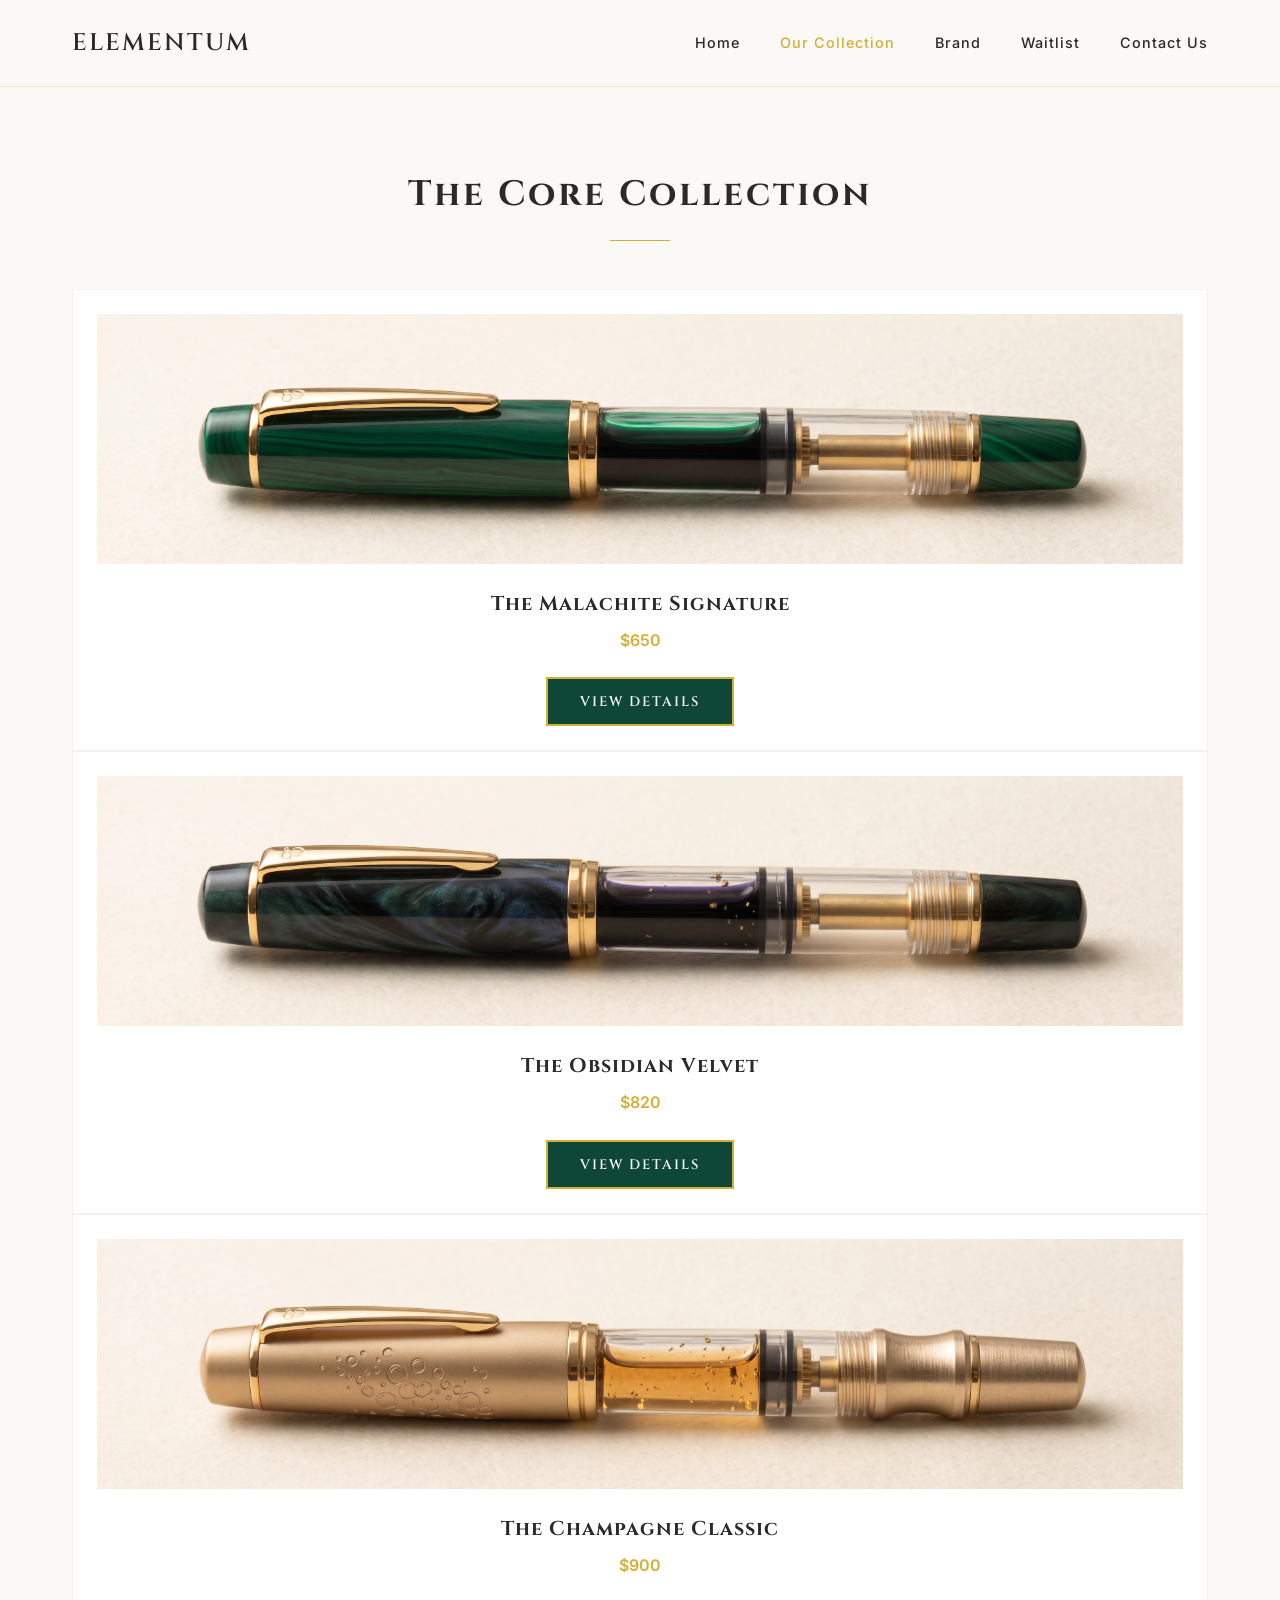
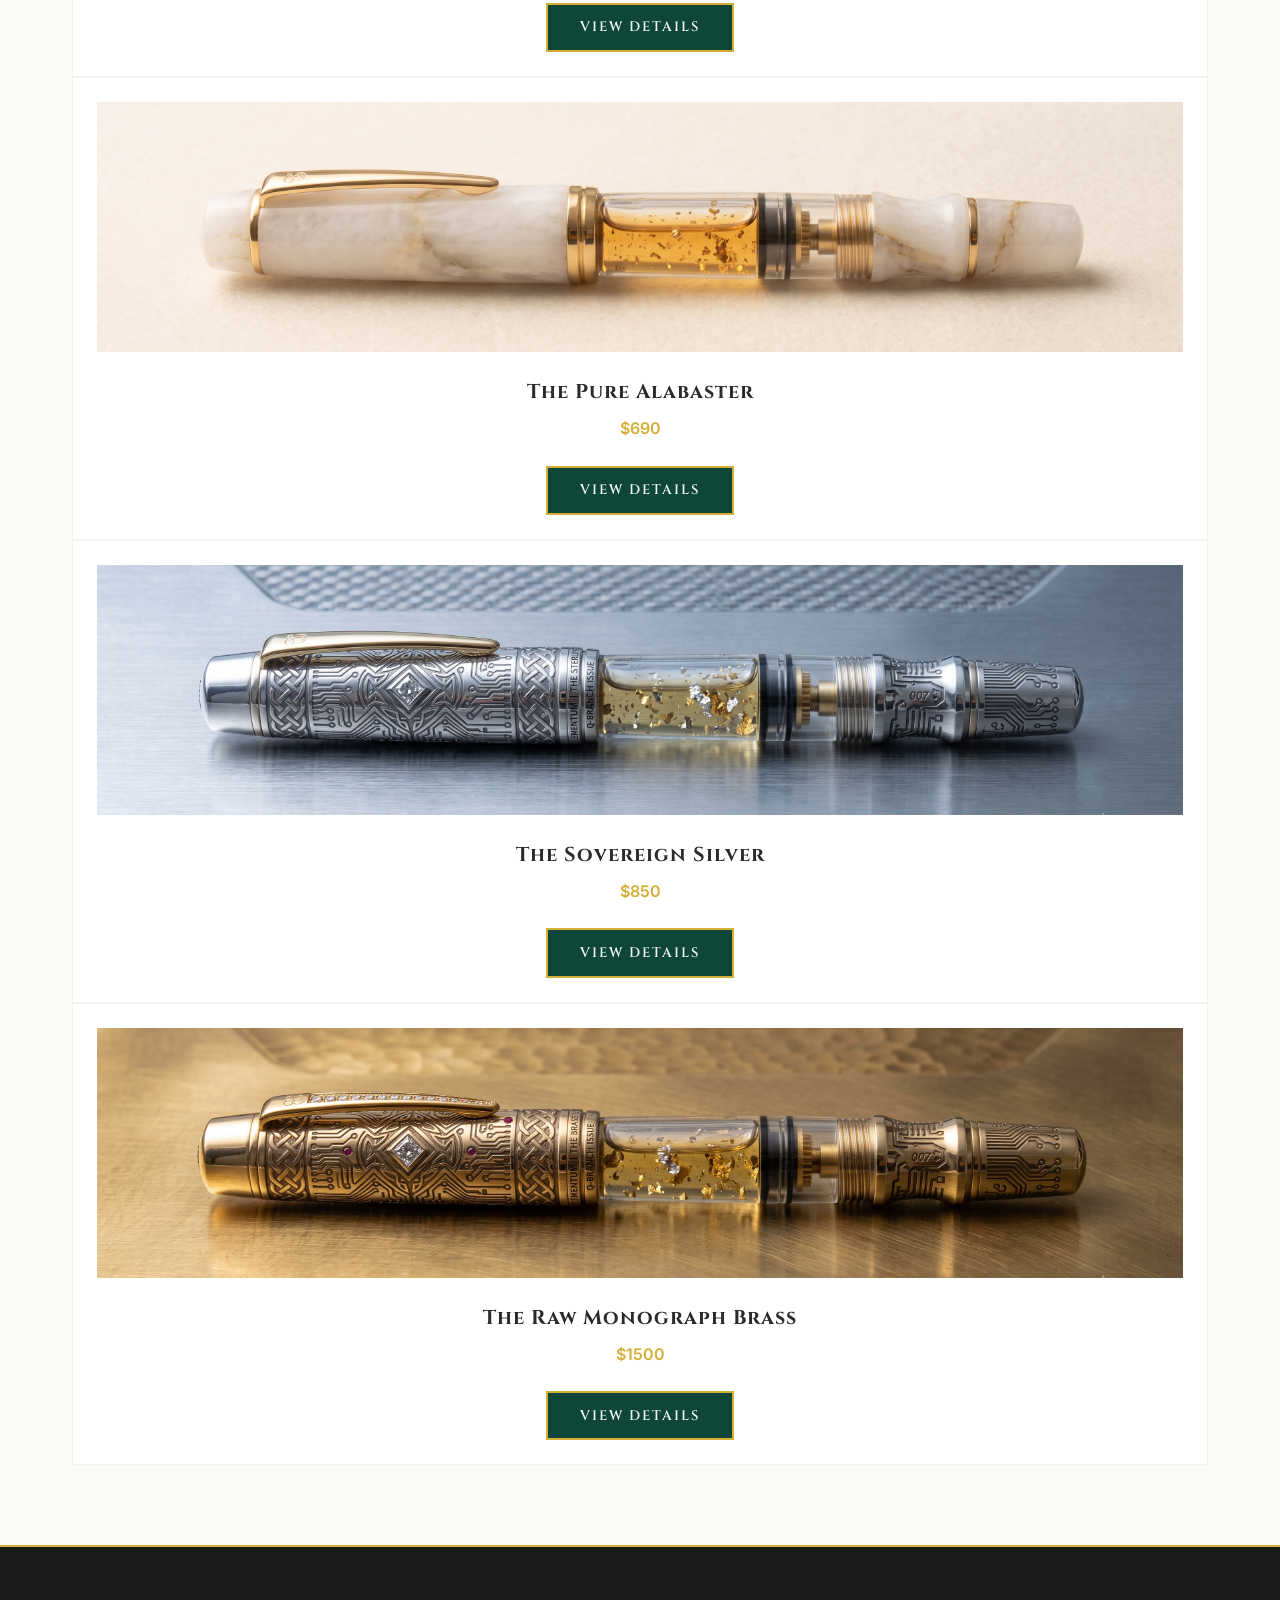
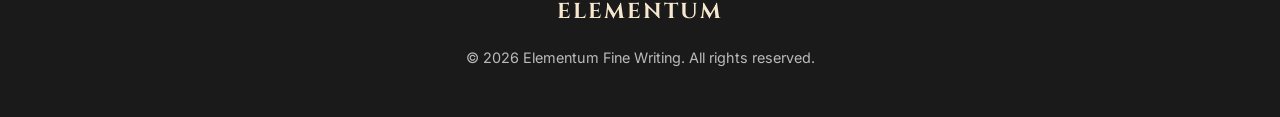
<file: catalog.html>
<!DOCTYPE html>
<html lang="en">
<head>
    <meta charset="UTF-8">
    <meta name="viewport" content="width=device-width, initial-scale=1.0">
    <title>Elementum Fine Writing | Our Collection</title>
    <link rel="stylesheet" href="css/elementum.css">
</head>
<body>
    <header>
        <nav class="navbar">
            <a href="index.html" class="brand">
                <h1>ELEMENTUM</h1>
            </a>
            <ul class="nav-links">
                <li><a href="index.html">Home</a></li>
                <li><a href="catalog.html" class="active">Our Collection</a></li>
                <li><a href="brand.html">Brand</a></li>
                <li><a href="waitlist.html">Waitlist</a></li>
                <li><a href="contact.html">Contact Us</a></li>
            </ul>
        </nav>
    </header>

    <section>
        <h2 class="section-title">The Core Collection</h2>
        <div class="grid 3">
            <div class="card">
                <div class="card-img-container">
                    <img src="images/malachite.png" alt="Elementum Malachite Signature Edition" class="card-img">
                </div>
                <h3>The Malachite Signature</h3>
                <p class="price">$650</p>
                    <button class="btn-luxury">View Details</button>
            </div>
            <div class="card">
               <div class="card-img-container">
                    <img src="images/obsidian.png" alt="Elementum Malachite Velvet Obsidian" class="card-img">
                </div>
                <h3>The Obsidian Velvet</h3>
                <p class="price">$820</p>
                <button class="btn-luxury">View Details</button>
            </div>
            <div class="card">
                 <div class="card-img-container">
                    <img src="images/champagne.png" alt="Elementum Champagne Edition" class="card-img">
                </div>
                <h3>The Champagne Classic</h3>
                <p class="price">$900</p>
                <button class="btn-luxury">View Details</button>
            </div>
            <div class="card">
                 <div class="card-img-container">
                    <img src="images/alabaster.png" alt="Elementum Pure Alabaster" class="card-img">
                </div>
                <h3>The Pure Alabaster</h3>
                <p class="price">$690</p>
                <button class="btn-luxury">View Details</button>
            </div>
            <div class="card">
                 <div class="card-img-container">
                    <img src="images/sterling.png" alt="Elementum Silver Edition" class="card-img">
                </div>
                <h3>The Sovereign Silver</h3>
                <p class="price">$850</p>
                <button class="btn-luxury">View Details</button>
            </div>
            <div class="card">
                 <div class="card-img-container">
                    <img src="images/brass.png" alt="Elementum Brass" class="card-img">
                </div>
                <h3>The Raw Monograph Brass</h3>
                <p class="price">$1500</p>
                <button class="btn-luxury">View Details</button>
            </div>
    </section>
    <footer>
        <h2>ELEMENTUM</h2>
        <p>&copy; 2026 Elementum Fine Writing. All rights reserved.</p>
    </footer>
</body>
</html>
</file>
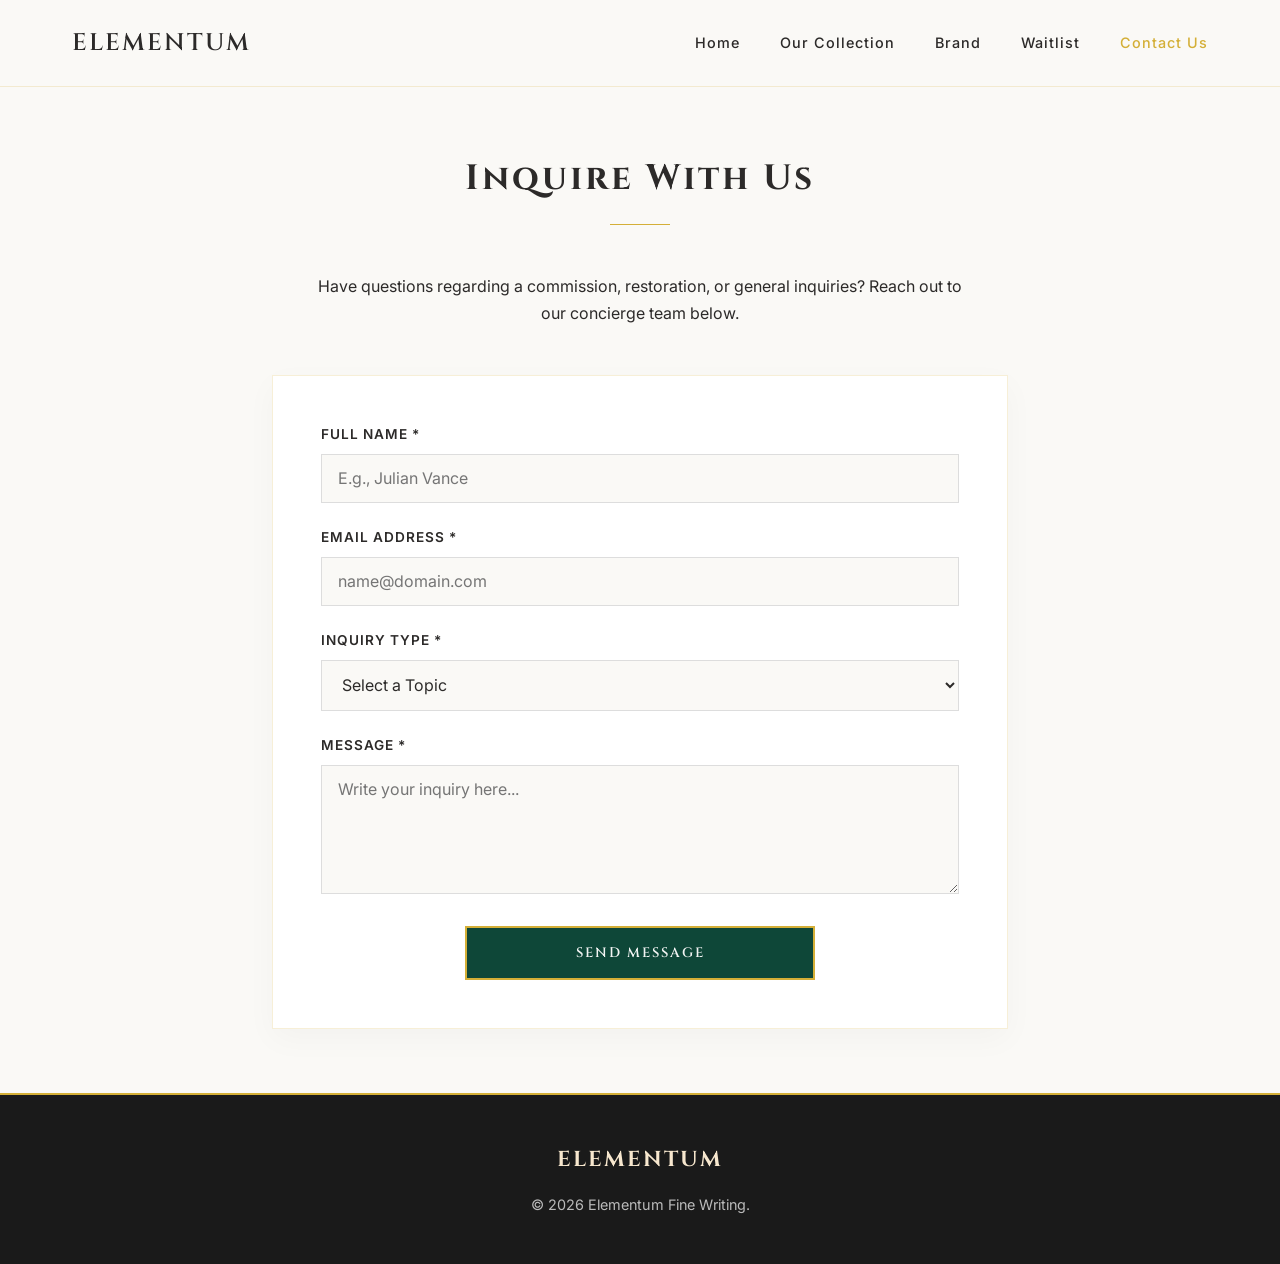
<file: contact.html>
<!DOCTYPE html>
<html lang="en">
<head>
    <meta charset="UTF-8">
    <meta name="viewport" content="width=device-width, initial-scale=1.0">
    <title>Elementum Fine Writing | Exquisite Fountain Pens</title>
    <link rel="stylesheet" href="css/elementum.css">
</head>
<body>
    <header>
        <nav class="navbar">
            <a href="index.html" class="brand">
                <h1>ELEMENTUM</h1>
            </a>
            <ul class="nav-links">
                <li><a href="index.html">Home</a></li>
                <li><a href="catalog.html">Our Collection</a></li>
                <li><a href="brand.html">Brand</a></li>
                <li><a href="waitlist.html">Waitlist</a></li>
                <li><a href="contact.html" class="active">Contact Us</a></li>
            </ul>
        </nav>
    </header>

    <section class="waitlist-section">
        <div class="waitlist-header">
            <h2 class="section-title">Inquire With Us</h2>
            <p class="waitlist-subtitle">Have questions regarding a commission, restoration, or general inquiries? Reach out to our concierge team below.</p>
        </div>

        <form class="customizer-form" id="contactForm" novalidate>
            
            <div id="formSuccessMessage" class="success-banner" style="display: none;">
                Thank you. Your message has been received. Our concierge will respond shortly.
            </div>

            <div class="form-group">
                <label for="contact-name">Full Name *</label>
                <input type="text" id="contact-name" name="name" placeholder="E.g., Julian Vance">
                <small class="error-message" id="nameError"></small>
            </div>

            <div class="form-group">
                <label for="contact-email">Email Address *</label>
                <input type="email" id="contact-email" name="email" placeholder="name@domain.com">
                <small class="error-message" id="emailError"></small>
            </div>

            <div class="form-group">
                <label for="contact-subject">Inquiry Type *</label>
                <select id="contact-subject" name="subject">
                    <option value="">Select a Topic</option>
                    <option value="commission">Commission Question</option>
                    <option value="restoration">Pen Restoration</option>
                    <option value="order">Order Status & Shipping</option>
                    <option value="general">General Inquiry</option>
                </select>
                <small class="error-message" id="subjectError"></small>
            </div>

            <div class="form-group">
                <label for="contact-message">Message *</label>
                <textarea id="contact-message" name="message" rows="5" placeholder="Write your inquiry here..."></textarea>
                <small class="error-message" id="messageError"></small>
            </div>

            <div class="form-submit">
                <button type="submit" class="btn-luxury btn-submit">Send Message</button>
            </div>

        </form>
    </section>

  <footer>
            <h2>ELEMENTUM</h2>
            <p>&copy; 2026 Elementum Fine Writing.</p>
        </footer>

    <script src="javascript/script.js"></script>
</body>
</html>
</file>
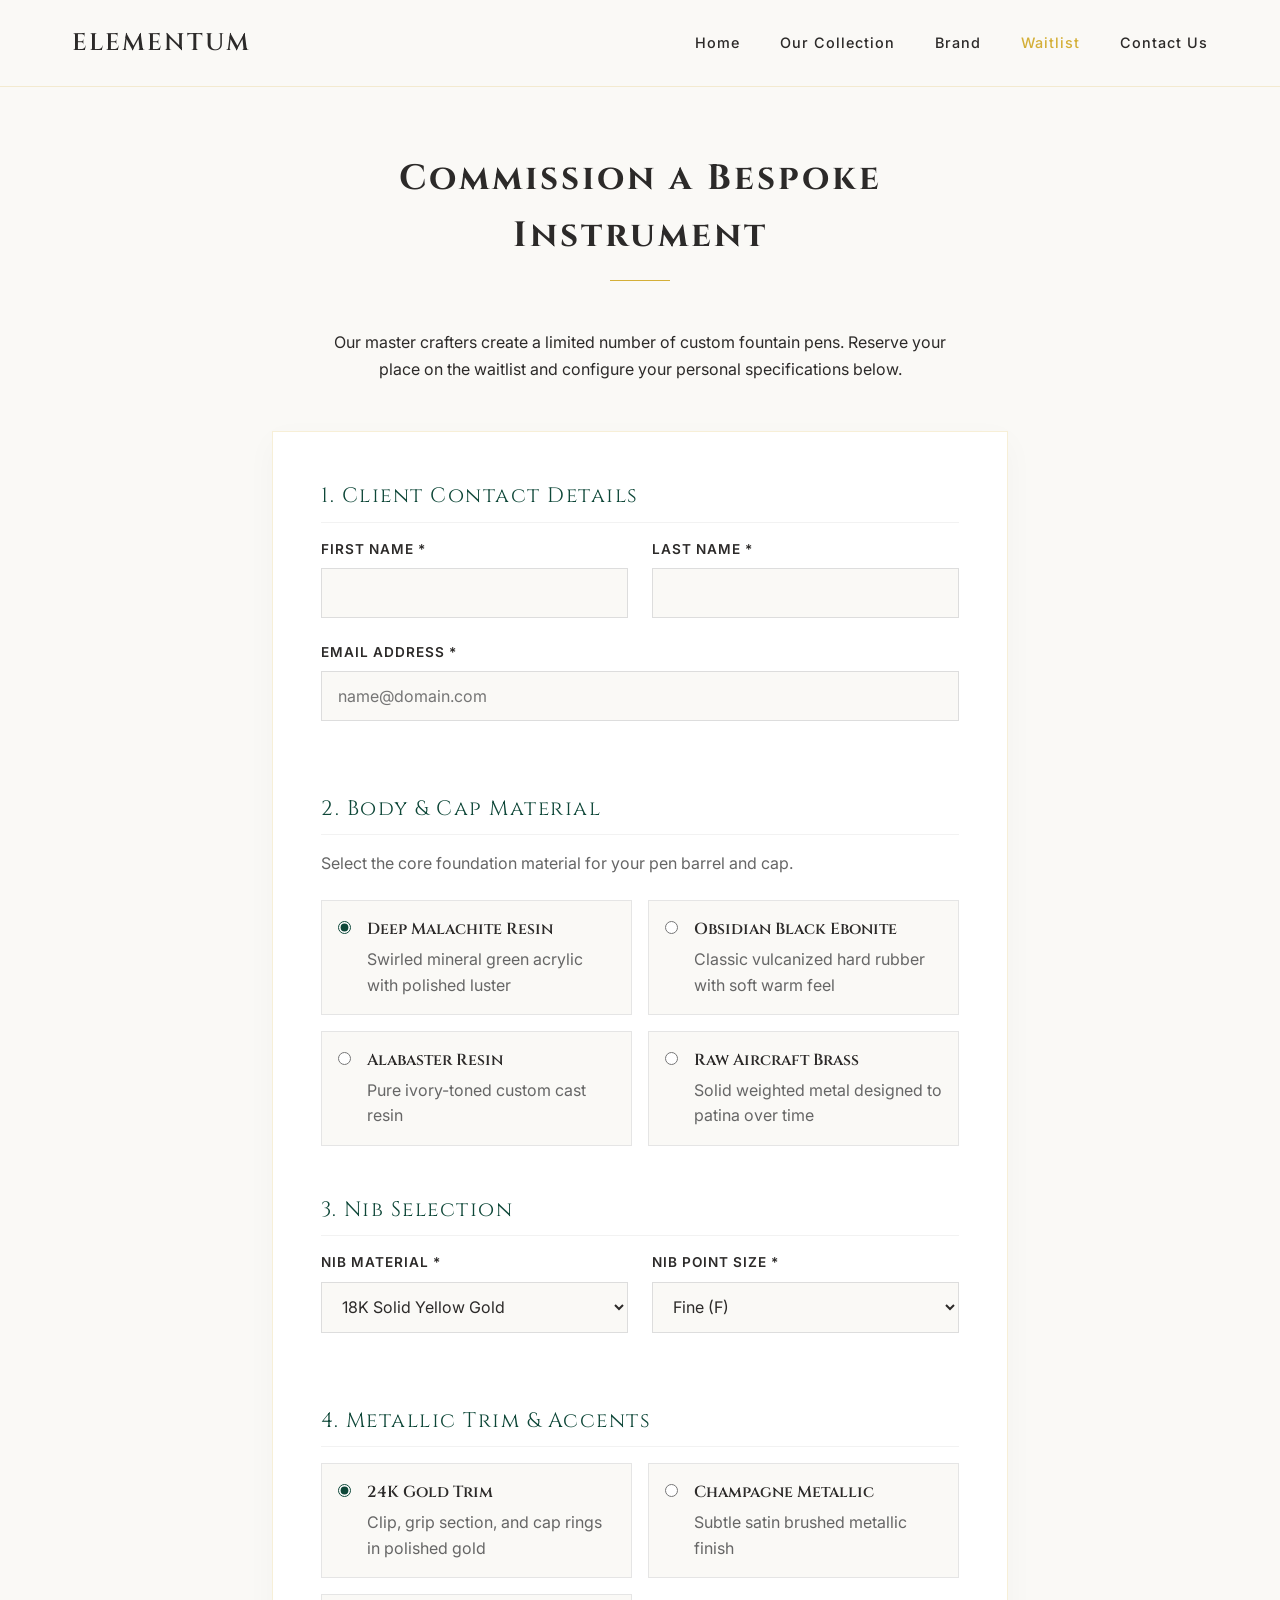
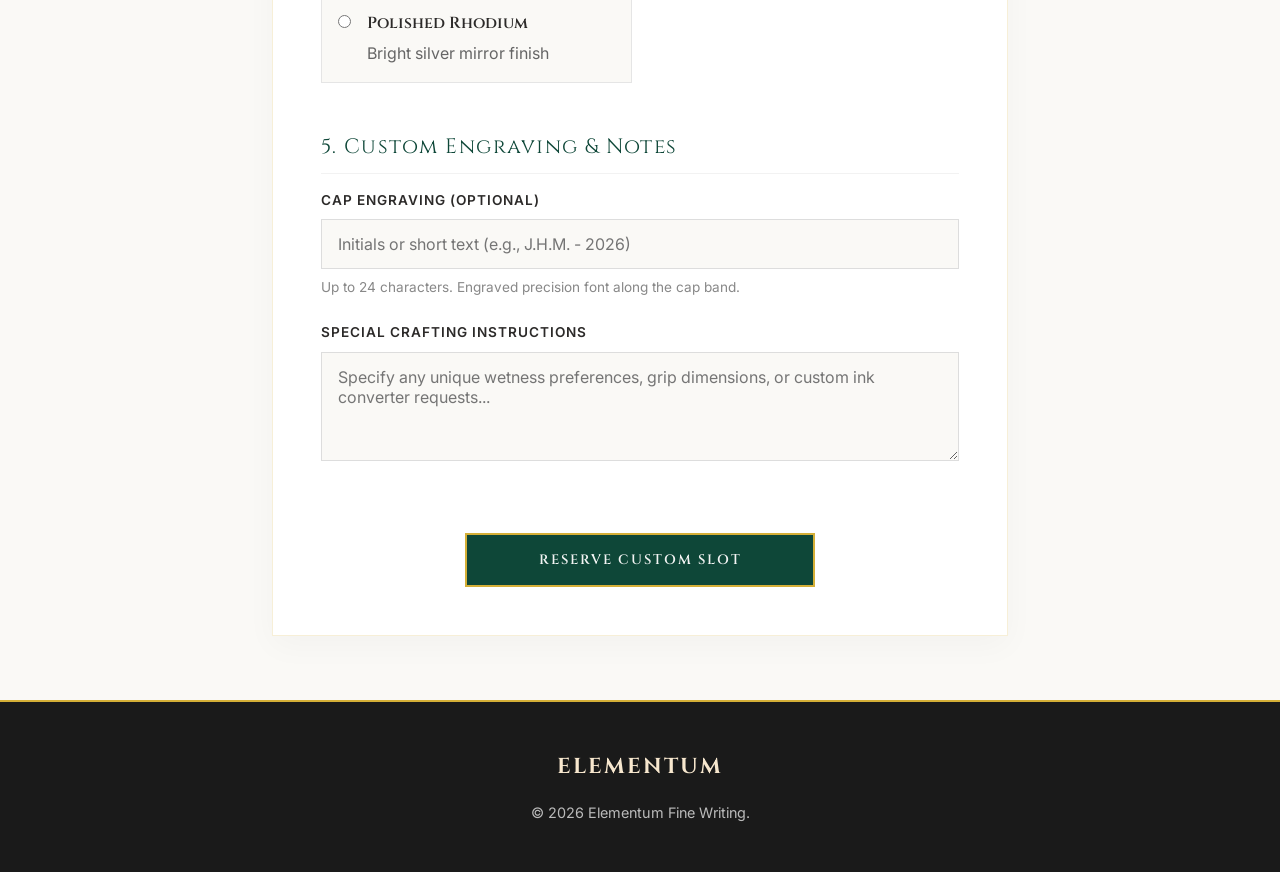
<file: waitlist.html>
<!DOCTYPE html>
<html lang="en">
<head>
    <meta charset="UTF-8">
    <meta name="viewport" content="width=device-width, initial-scale=1.0">
    <title>Bespoke Commission Waitlist | Elementum Fine Writing</title>
     <link rel="stylesheet" href="css/elementum.css">
</head>
<body>
   <header>
        <nav class="navbar">
            <a href="index.html" class="brand">
                <h1>ELEMENTUM</h1>
            </a>
            <ul class="nav-links">
                <li><a href="index.html">Home</a></li>
                <li><a href="catalog.html">Our Collection</a></li>
                <li><a href="brand.html">Brand</a></li>
                <li><a href="waitlist.html" class="active">Waitlist</a></li>
                <li><a href="contact.html">Contact Us</a></li>
            </ul>
        </nav>
    </header>

    <section class="waitlist-section">
        <div class="waitlist-header">
            <h2 class="section-title">Commission a Bespoke Instrument</h2>
            <p class="waitlist-subtitle">Our master crafters create a limited number of custom fountain pens. Reserve your place on the waitlist and configure your personal specifications below.</p>
        </div>
        <form class="customizer-form" action="#" method="POST">
            <fieldset class="form-step">
                <legend>1. Client Contact Details</legend>
                <div class="form-row">
                    <div class="form-group">
                        <label for="first-name">First Name *</label>
                        <input type="text" id="first-name" name="first_name" required>
                    </div>
                    <div class="form-group">
                        <label for="last-name">Last Name *</label>
                        <input type="text" id="last-name" name="last_name" required>
                    </div>
                </div>
                <div class="form-group">
                    <label for="email">Email Address *</label>
                    <input type="email" id="email" name="email" required placeholder="name@domain.com">
                </div>
            </fieldset>
            <fieldset class="form-step">
                <legend>2. Body & Cap Material</legend>
                <p class="step-desc">Select the core foundation material for your pen barrel and cap.</p>
                <div class="option-grid">
                    <label class="option-card">
                        <input type="radio" name="body_material" value="malachite" checked>
                        <div class="card-content">
                            <span class="option-title">Deep Malachite Resin</span>
                            <span class="option-sub">Swirled mineral green acrylic with polished luster</span>
                        </div>
                    </label>
                    <label class="option-card">
                        <input type="radio" name="body_material" value="obsidian">
                        <div class="card-content">
                            <span class="option-title">Obsidian Black Ebonite</span>
                            <span class="option-sub">Classic vulcanized hard rubber with soft warm feel</span>
                        </div>
                    </label>
                    <label class="option-card">
                        <input type="radio" name="body_material" value="alabaster">
                        <div class="card-content">
                            <span class="option-title">Alabaster Resin</span>
                            <span class="option-sub">Pure ivory-toned custom cast resin</span>
                        </div>
                    </label>
                    <label class="option-card">
                        <input type="radio" name="body_material" value="brass">
                        <div class="card-content">
                            <span class="option-title">Raw Aircraft Brass</span>
                            <span class="option-sub">Solid weighted metal designed to patina over time</span>
                        </div>
                    </label>
                </div>
            </fieldset>
            <fieldset class="form-step">
                <legend>3. Nib Selection</legend>
                <div class="form-row">
                    <div class="form-group">
                        <label for="nib-material">Nib Material *</label>
                        <select id="nib-material" name="nib_material" required>
                            <option value="18k-gold">18K Solid Yellow Gold</option>
                            <option value="18k-rose">18K Solid Rose Gold</option>
                            <option value="rhodium">Rhodium Plated 18K Gold</option>
                            <option value="bicolor">Bi-Color Gold & Steel</option>
                        </select>
                    </div>
                    <div class="form-group">
                        <label for="nib-size">Nib Point Size *</label>
                        <select id="nib-size" name="nib_size" required>
                            <option value="ef">Extra Fine (EF)</option>
                            <option value="f" selected>Fine (F)</option>
                            <option value="m">Medium (M)</option>
                            <option value="b">Broad (B)</option>
                            <option value="stub">1.1mm Calligraphy Stub</option>
                        </select>
                    </div>
                </div>
            </fieldset>
            <fieldset class="form-step">
                <legend>4. Metallic Trim & Accents</legend>
                <div class="option-grid">
                    <label class="option-card">
                        <input type="radio" name="trim_finish" value="gold" checked>
                        <div class="card-content">
                            <span class="option-title">24K Gold Trim</span>
                            <span class="option-sub">Clip, grip section, and cap rings in polished gold</span>
                        </div>
                    </label>
                    <label class="option-card">
                        <input type="radio" name="trim_finish" value="champagne">
                        <div class="card-content">
                            <span class="option-title">Champagne Metallic</span>
                            <span class="option-sub">Subtle satin brushed metallic finish</span>
                        </div>
                    </label>
                    <label class="option-card">
                        <input type="radio" name="trim_finish" value="rhodium">
                        <div class="card-content">
                            <span class="option-title">Polished Rhodium</span>
                            <span class="option-sub">Bright silver mirror finish</span>
                        </div>
                    </label>
                </div>
            </fieldset>
            <fieldset class="form-step">
                <legend>5. Custom Engraving & Notes</legend>
                <div class="form-group">
                    <label for="engraving">Cap Engraving (Optional)</label>
                    <input type="text" id="engraving" name="engraving" maxlength="24" placeholder="Initials or short text (e.g., J.H.M. - 2026)">
                    <small class="form-hint">Up to 24 characters. Engraved precision font along the cap band.</small>
                </div>
                <div class="form-group">
                    <label for="special-requests">Special Crafting Instructions</label>
                    <textarea id="special-requests" name="special_requests" rows="4" placeholder="Specify any unique wetness preferences, grip dimensions, or custom ink converter requests..."></textarea>
                </div>
            </fieldset>
            <div class="form-submit">
                <button type="submit" class="btn-luxury btn-submit">Reserve Custom Slot</button>
            </div>
            </form>
    </section>
    <footer>
            <h2>ELEMENTUM</h2>
            <p>&copy; 2026 Elementum Fine Writing.</p>
        </footer>
</body>
</html>
</file>
<file: css/elementum.css>
@import url('https://fonts.googleapis.com/css2?family=Cinzel:wght@400;700&family=Inter:wght@400;500;700&display=swap');

* {
    box-sizing: border-box;
    margin: 0;
    padding: 0;
}

:root {
    --bg-primary: #FAF9F6;
    --bg-dark: #1A1A1A;
    --text-dark: #2C2A29;
    --text-light: #F2F4F3;
    --primary-green: #0E4738;
    --gold-accent: #D4AF37;
    --champagne: #F7E7CE;
    --font-header: 'Cinzel', serif;
    --font-body: 'Inter', sans-serif;
}

body {
    font-family: var(--font-body);
    background-color: var(--bg-primary);
    color: var(--text-dark);
    line-height: 1.6;
}

header {
    background-color: rgba(250, 249, 246, 0.95);
    border-bottom: 1px solid rgba(212, 175, 55, 0.2);
    position: sticky;
    top: 0;
    z-index: 1000;
}

.navbar {
    display: flex;
    justify-content: space-between;
    align-items: center;
    max-width: 1200px;
    margin: 0 auto;
    padding: 1.5rem 2rem;
}

.brand {
    display: flex;
    align-items: center;
    gap: 0.5rem;
    text-decoration: none;
    color: var(--text-dark);
}

.brand h1 {
    font-family: var(--font-header);
    font-size: 1.5rem;
    letter-spacing: 2px;
    font-weight: 600;
}

.nav-links {
    display: flex;
    list-style: none;
    gap: 2.5rem;
}

.nav-links a {
    text-decoration: none;
    color: var(--text-dark);
    font-family: var(--font-body);
    font-size: 0.9rem;
    font-weight: 500;
    letter-spacing: 1px;
    transition: color 0.3s ease;
}

.nav-links a:hover,
.nav-links a.active {
    color: var(--gold-accent);
}

.btn-luxury {
    display: inline-block;
    background-color: var(--primary-green);
    color: var(--text-light);
    font-family: var(--font-header);
    font-size: 0.85rem;
    font-weight: 600;
    letter-spacing: 2px;
    text-transform: uppercase;
    text-decoration: none;
    padding: 0.85rem 2rem;
    border: 2px solid var(--gold-accent);
    cursor: pointer;
    transition: all 0.3s ease;
}

.btn-luxury:hover {
    color: var(--gold-accent);
    background-color: #082D24;
    box-shadow: 0 4px 15px rgba(14, 71, 56, 0.2);
}

.hero {
    background: linear-gradient(rgba(0,0,0,0.4), rgba(0,0,0,0.4)), url("images/image2.png");
    min-height: 50vh;
    height: auto;
    padding: 6rem 2rem;
    display: flex;
    align-items: center;
    justify-content: center;
    text-align: center;
    color: var(--text-light);
    background-size: cover;
    background-repeat: no-repeat;
}

.hero-content h2 {
    font-family: var(--font-header);
    font-size: 3.5rem;
    letter-spacing: 4px;
    margin-bottom: 1rem;
}

.hero-content p {
    font-size: 1.1rem;
    max-width: 600px;
    margin: 0 auto 2rem auto;
    font-weight: 300;
    color: var(--champagne);
}

.brand-hero {
    min-height: 50vh;
    height: auto;
}

section {
    padding: 5rem 2rem;
    max-width: 1200px;
    margin: 0 auto;
}

.section-title {
    text-align: center;
    font-family: var(--font-header);
    font-size: 2.2rem;
    letter-spacing: 3px;
    margin-bottom: 3rem;
    position: relative;
}

.section-title::after {
    content: '';
    display: block;
    width: 60px;
    height: 1px;
    background-color: var(--gold-accent);
    margin: 1rem auto 0 auto;
}


.grid-3 {
    display:grid;
    grid-template-columns: repeat(auto-fit, minmax(300px, 1fr));
    gap: 2.5rem;
}

.story-centered {
    max-width: 800px;
    margin: 0 auto;
    text-align: center;
}

.story-grid {
    display: grid;
    grid-template-columns: 1fr 1fr;
    gap: 4rem;
    align-items: center;
}

.story-text {
    margin-bottom: 2.5rem;
}

.story-text p {
    margin-bottom: 1.5rem;
    color: var(--text-dark);
    font-size: 1rem;
    line-height: 1.8;
}

.story-img-container {
    width: 100%;
    height: 400px;
    background-color: #f0f0f0;
    overflow: hidden;
    border: 1px solid rgba(212, 175, 55, 0.2);
}

.card {
    background: #FFFFFF;
    border: 1px solid rgba(0, 0, 0, 0.05);
    padding: 1.5rem;
    text-align: center;
    transition: transform 0.3s ease, box-shadow 0.3s ease;
}

.card:hover {
    transform: translateY(-5px);
    box-shadow: 0 10px 30px rgba(0, 0, 0, 0.05);
}

.card-img-container {
    width: 100%;
    height: 250px;
    margin-bottom: 1.5rem;
    overflow: hidden;
}

.card-img {
    width: 100%;
    height: 100%;
    object-fit: cover;
    object-position: center;
}

.brand-img {
    width: 100%;
    height: 100%;
    object-fit: cover;
}

.card h3 {
    font-family: var(--font-header);
    font-size: 1.25rem;
    margin-bottom: 0.5rem;
    letter-spacing: 1px;
}

.card .price {
    color: var(--gold-accent);
    font-family: var(--font-body);
    font-weight: 600;
    margin-bottom: 1.5rem;
}

.pillar-card {
    padding: 2.5rem 2rem;
}

.cta-banner {
    background-color: var(--bg-dark);
    color: var(--text-light);
    text-align: center;
    padding: 2rem 2rem;
    border-top: 1px solid var(--gold-accent);
    border-bottom: 1px solid var(--gold-accent);
    font-family: var(--font-header);
}

.cta-content h2 {
    font-family: var(--font-header);
    font-size: 2.5rem;
    margin-bottom: 1rem;
    letter-spacing: 2px;
}

.cta-content p {
    color: var(--champagne);
    max-width: 600px;
    margin: 0 auto 2.5rem auto;
}

.cta-buttons {
    display: flex;
    justify-content: center;
    gap: 1.5rem;
    max-width: 600px;
    margin: 0 auto;
}

.cta-buttons .btn-luxury {
    flex: 1;
    text-align: center;
    padding: 1rem 0;
    min-width: 180px;
}

.btn-outline {
    background-color: transparent;
    color: var(--gold-accent);
}

.btn-outline:hover {
    background-color: var(--gold-accent);
    color: var(--bg-dark);
}


footer {
    background-color: var(--bg-dark);
    color: rgba(255, 255, 255, 0.7);
    padding: 3rem 2rem;
    text-align: center;
    border-top: 2px solid var(--gold-accent);
    font-size: 0.9rem;
}

footer h2 {
    font-family: var(--font-header);
    color: var(--champagne);
    margin-bottom: 1rem;
    letter-spacing: 2px;
}

.waitlist-section {
    max-width: 800px;
    margin: 0 auto;
    padding: 4rem 2rem;
}

.waitlist-header {
    text-align: center;
    margin-bottom: 3rem;
}

.waitlist-subtitle {
    color: var(--text-dark);
    font-size: 1rem;
    max-width: 650px;
    margin: 0 auto;
    line-height: 1.7;
}

.customizer-form {
    background-color: #FFFFFF;
    border: 1px solid rgba(212, 175, 55, 0.2);
    padding: 3rem;
    box-shadow: 0 10px 30px rgba(0, 0, 0, 0.03);
}

.form-step {
    border: none;
    margin-bottom: 3rem;
    padding: 0;
}

.form-step legend {
    font-family: var(--font-header);
    font-size: 1.3rem;
    color: var(--primary-green);
    letter-spacing: 1.5px;
    margin-bottom: 1rem;
    width: 100%;
    border-bottom: 1px solid rgba(0, 0, 0, 0.05);
    padding-bottom: 0.5rem;
}

.step-desc {
    font-size: 1rem;
    color: #666;
    margin-bottom: 1.5rem;
}

.form-row {
    display: flex;
    gap: 1.5rem;
}

.form-group {
    flex: 1;
    display: flex;
    flex-direction: column;
    margin-bottom: 1.5rem;
}

.form-group label {
    font-family: var(--font-body);
    font-size: 0.85rem;
    font-weight: 600;
    letter-spacing: 1px;
    text-transform: uppercase;
    margin-bottom: 0.5rem;
    color: var(--text-dark);
}

.form-group input[type="text"],
.form-group input[type="email"],
.form-group select,
.form-group textarea {
    width: 100%;
    padding: 0.85rem 1rem;
    font-family: var(--font-body);
    font-size: 1rem;
    background-color: var(--bg-primary);
    border: 1px solid #DDD;
    color: var(--text-dark);
    transition: border-color 0.3s ease;
}

.form-group input:focus,
.form-group select:focus,
.form-group textarea:focus {
    outline: none;
    border-color: var(--gold-accent);
}

.form-hint {
    font-size: 0.85rem;
    color: #888;
    margin-top: 0.5rem;
}

.option-grid {
    display: grid;
    grid-template-columns: repeat(auto-fit, minmax(220px, 1fr));
    gap: 1rem;
}

.option-card {
    display: flex;
    align-items: flex-start;
    gap: 1rem;
    padding: 1rem;
    border: 1px solid #e5e5e5;
    background-color: var(--bg-primary);
    cursor: pointer;
    transition: all 0.3s ease;
}

.option-card:hover {
    border-color: var(--gold-accent);
}

.option-card input[type="radio"] {
    accent-color: var(--primary-green);
    margin-top: 0.25rem;
}

.card-content {
    display: flex;
    flex-direction: column;
}

.option-title {
    font-family: var(--font-header);
    font-size: 1rem;
    font-weight: 600;
    color: var(--text-dark);
}

.option-sub {
    font-size: 1rem;
    color: #666;
    margin-top: 0.25rem;
}

.form-submit {
    text-align: center;
    margin-top: 2rem;
}

.btn-submit {
    width: 100%;
    max-width: 350px;
    padding: 1rem 0;
}

.error-message {
    color: #B22222;
    font-size: 0.8rem;
    margin-top: 0.4rem;
    display: none;
    font-weight: 500;
}

.input-error {
    border-color: #B22222 !important;
    background-color: #FFF8F8 !important;
}

.success-banner {
    background-color: var(--primary-green);
    color: var(--text-light);
    border: 1px solid var(--gold-accent);
    padding: 1rem;
    margin-bottom: 2rem;
    text-align: center;
    font-family: var(--font-header);
    letter-spacing: 1px;
}

@media (max-width: 768px) {
    .navbar {
        flex-direction: column;
        gap: 1.5rem;
    }
    .hero-content h2 {
        font-size: 2.5rem;
    }
    .customizer-form {
        padding: 1.5rem;
    }
    .form-row {
        flex-direction: column;
        gap: 0;
    }
    .option-grid {
        grid-template-columns: 1fr;
    }
    .story-grid {
        grid-template-columns: 1fr;
        gap: 2rem;
    }
    .section-title.left-aligned {
        text-align: center;
    }
    .section-title.left-aligned::after {
        margin: 1rem auto 0 auto;
    }
}
</file>
